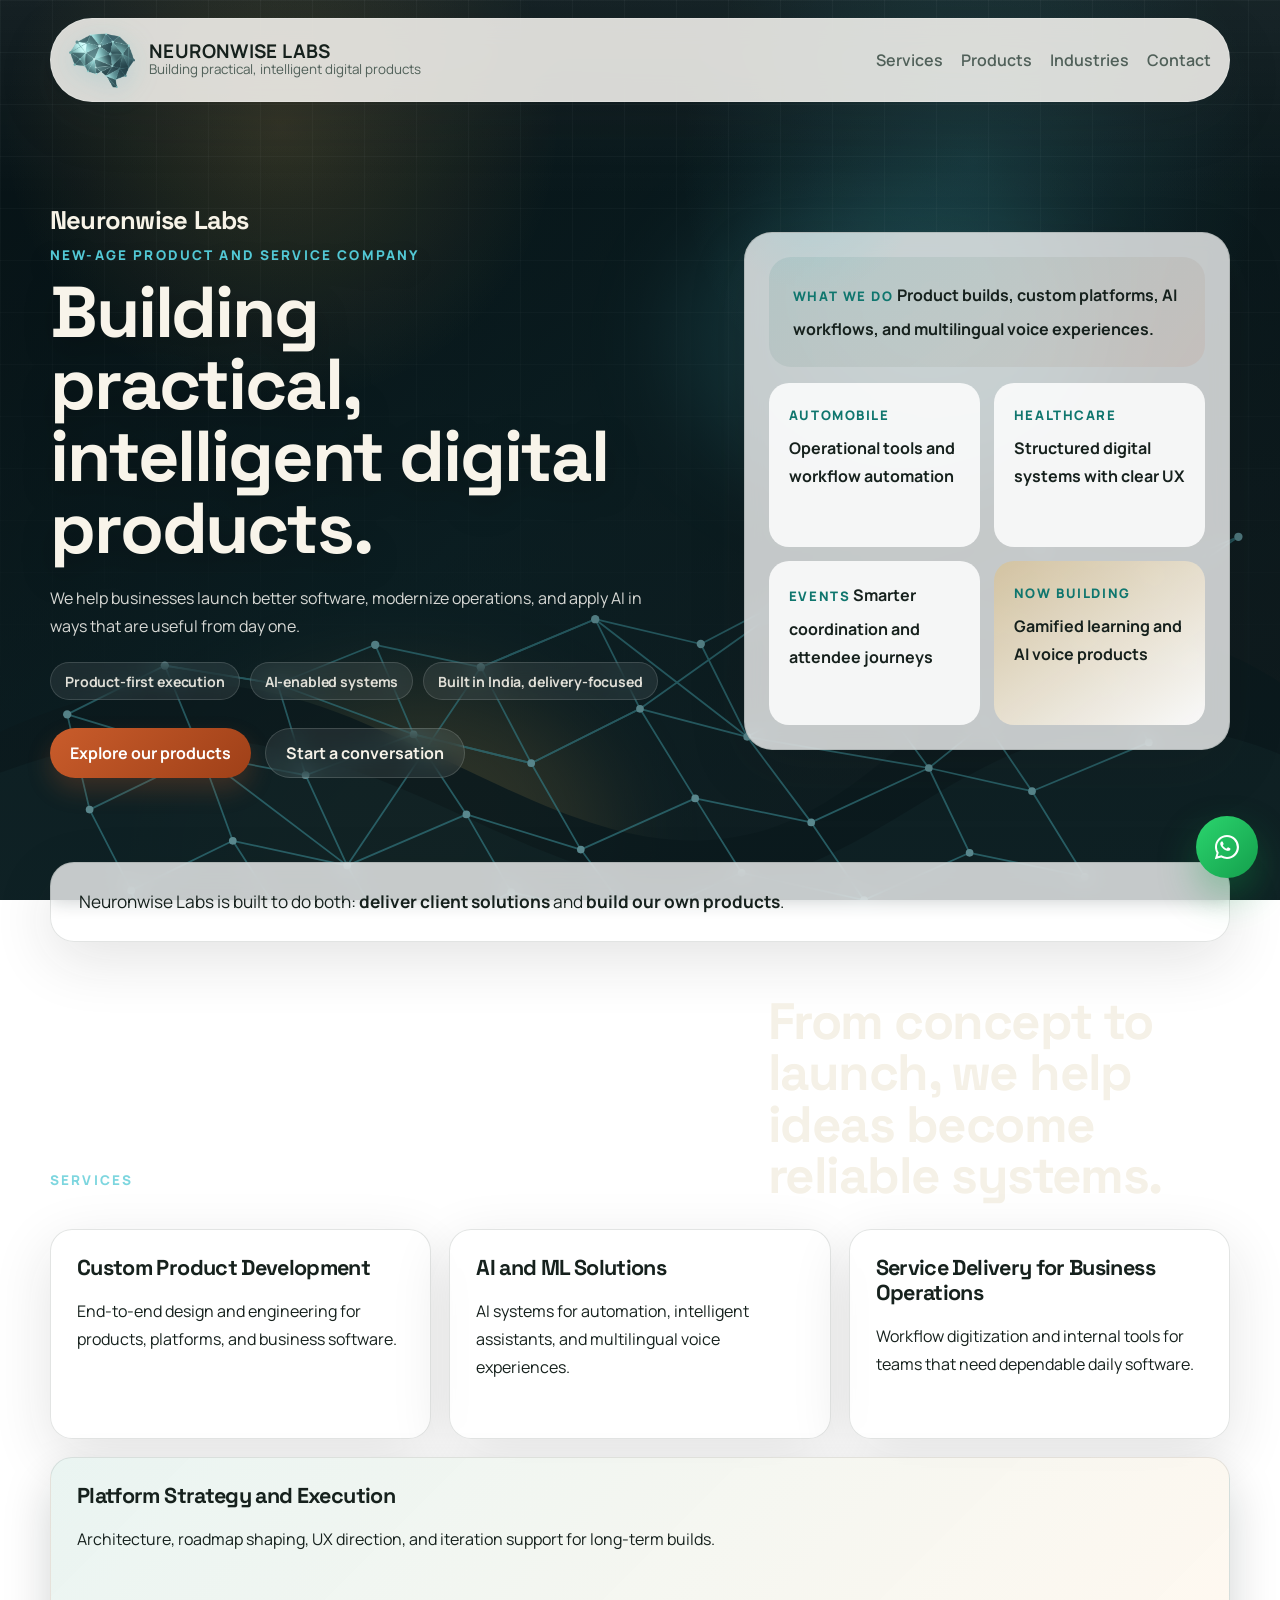
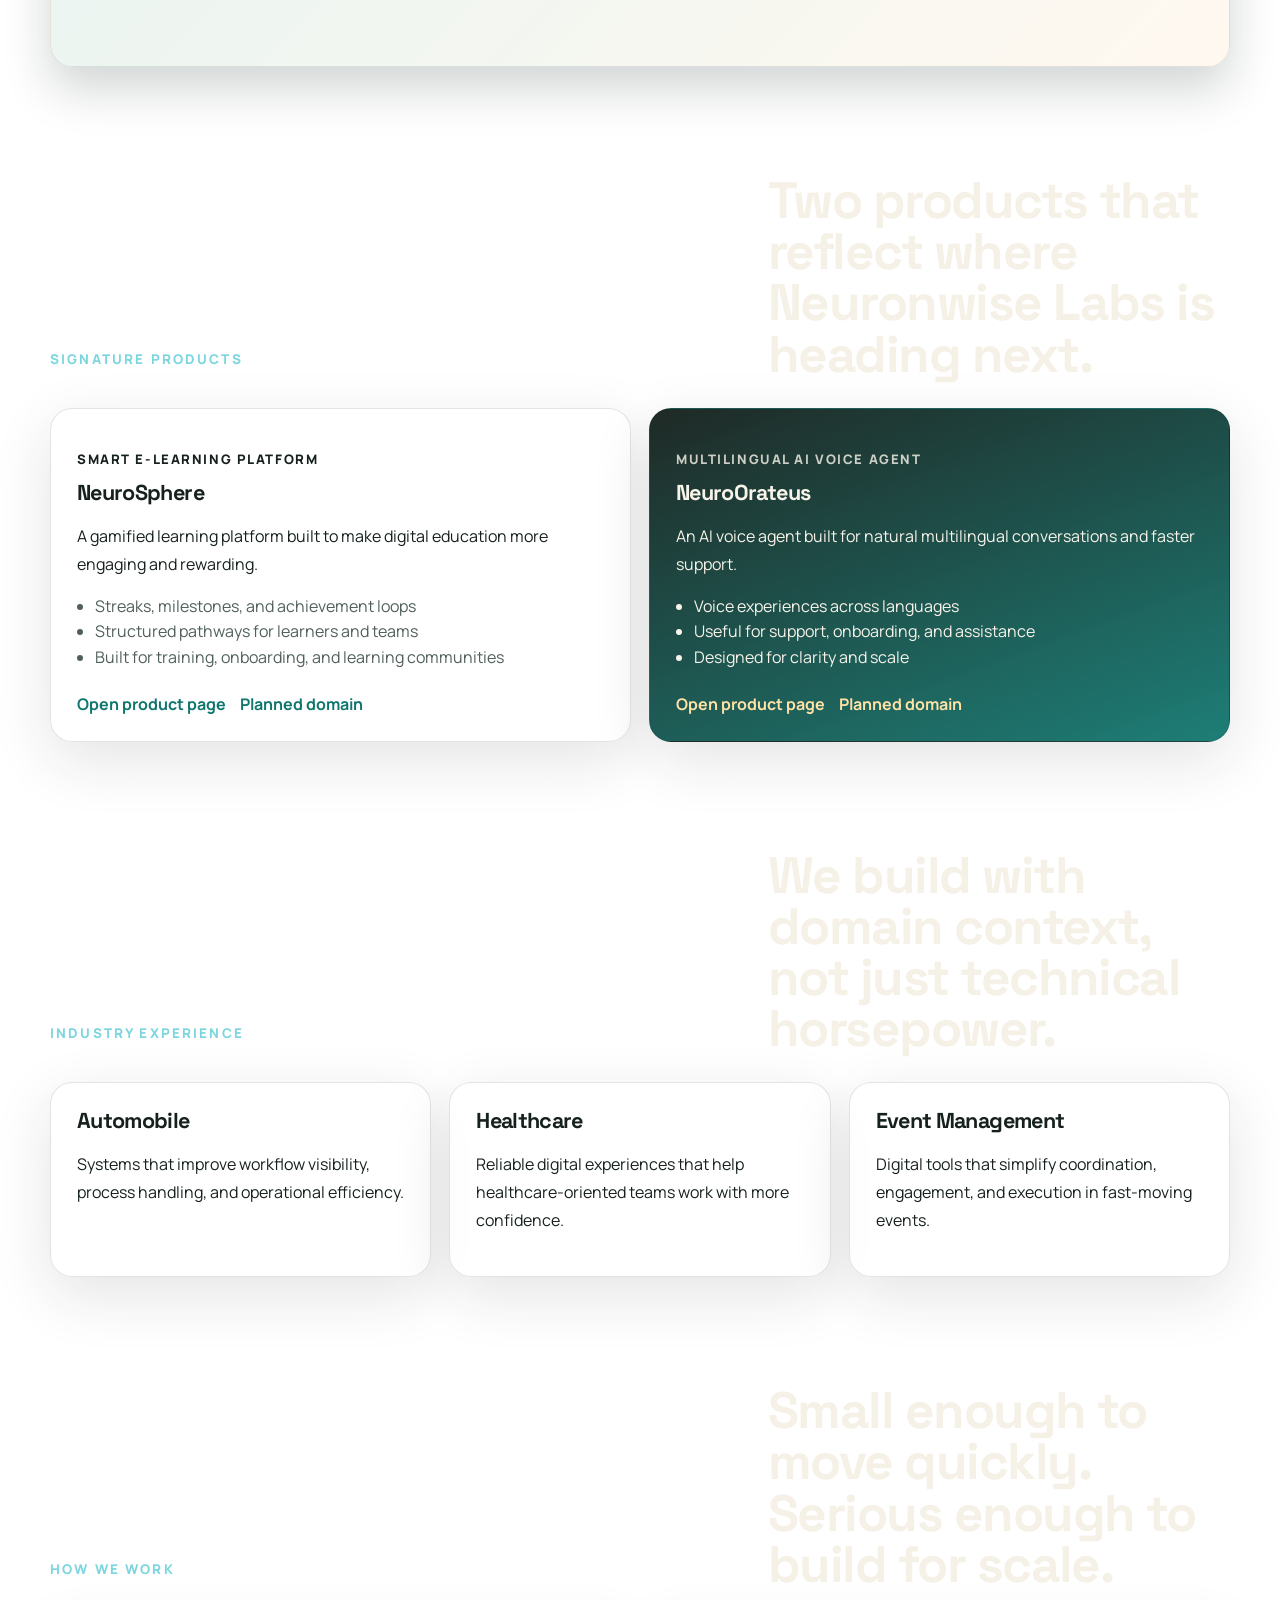
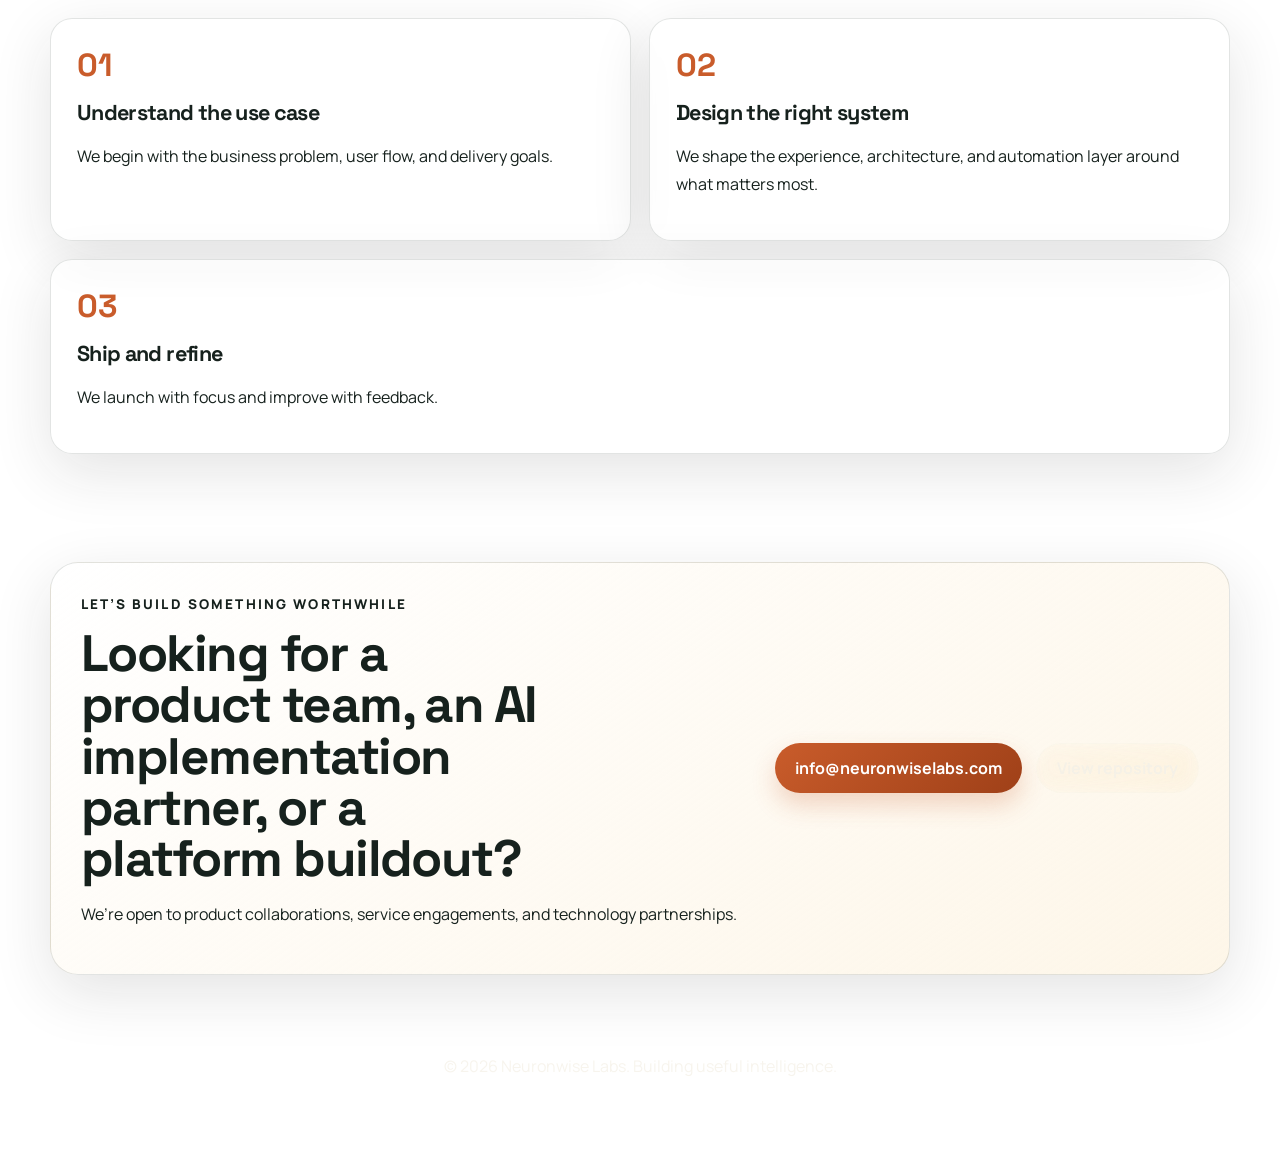
<file: index.html>
<!DOCTYPE html>
<html lang="en">
  <head>
    <meta charset="UTF-8" />
    <meta name="viewport" content="width=device-width, initial-scale=1.0" />
    <title>Neuronwise Labs | Intelligent Products, Practical AI</title>
    <meta
      name="description"
      content="Neuronwise Labs builds practical digital products, intelligent automation, and AI-powered experiences across automobile, healthcare, event management, and e-learning."
    />
    <link rel="preconnect" href="https://fonts.googleapis.com" />
    <link rel="preconnect" href="https://fonts.gstatic.com" crossorigin />
    <link
      href="https://fonts.googleapis.com/css2?family=Manrope:wght@400;500;600;700;800&family=Space+Grotesk:wght@500;700&display=swap"
      rel="stylesheet"
    />
    <link rel="stylesheet" href="styles.css" />
  </head>
  <body>
    <div class="page-shell">
      <header class="site-header">
        <a class="brand" href="#top" aria-label="Neuronwise Labs home">
          <span class="brand-mark" aria-hidden="true">
            <img src="assets/neuronwise-logo-real.png" alt="" />
          </span>
          <span class="brand-text">
            <strong>NEURONWISE LABS</strong>
            <small>Building practical, intelligent digital products</small>
          </span>
        </a>
        <nav class="nav">
          <a href="#services">Services</a>
          <a href="#products">Products</a>
          <a href="#industries">Industries</a>
          <a href="#contact">Contact</a>
        </nav>
      </header>

      <main id="top">
        <section class="hero section" data-reveal>
          <div class="hero-copy" data-reveal>
            <p class="hero-brand">Neuronwise Labs</p>
            <p class="eyebrow">New-age product and service company</p>
            <h1>Building practical, intelligent digital products.</h1>
            <p class="lead">
              We help businesses launch better software, modernize operations, and apply AI in ways that are useful from day one.
            </p>
            <div class="hero-signals" data-reveal>
              <span>Product-first execution</span>
              <span>AI-enabled systems</span>
              <span>Built in India, delivery-focused</span>
            </div>
            <div class="hero-actions">
              <a class="button primary" href="#products">Explore our products</a>
              <a class="button secondary" href="#contact">Start a conversation</a>
            </div>
          </div>

          <div class="hero-panel" data-reveal>
            <div class="hero-card hero-card-main">
              <span>What we do</span>
              <strong>Product builds, custom platforms, AI workflows, and multilingual voice experiences.</strong>
            </div>
            <div class="hero-grid">
              <article class="mini-card">
                <span>Automobile</span>
                <strong>Operational tools and workflow automation</strong>
              </article>
              <article class="mini-card">
                <span>Healthcare</span>
                <strong>Structured digital systems with clear UX</strong>
              </article>
              <article class="mini-card">
                <span>Events</span>
                <strong>Smarter coordination and attendee journeys</strong>
              </article>
              <article class="mini-card accent">
                <span>Now building</span>
                <strong>Gamified learning and AI voice products</strong>
              </article>
            </div>
          </div>
        </section>

        <section class="section intro-band" data-reveal>
          <p>
            Neuronwise Labs is built to do both:
            <strong>deliver client solutions</strong> and <strong>build our own products</strong>.
          </p>
        </section>

        <section class="section" id="services" data-reveal>
          <div class="section-heading" data-reveal>
            <p class="eyebrow">Services</p>
            <h2>From concept to launch, we help ideas become reliable systems.</h2>
          </div>
          <div class="service-grid">
            <article class="service-card" data-reveal>
              <h3>Custom Product Development</h3>
              <p>
                End-to-end design and engineering for products, platforms, and business software.
              </p>
            </article>
            <article class="service-card" data-reveal>
              <h3>AI and ML Solutions</h3>
              <p>
                AI systems for automation, intelligent assistants, and multilingual voice experiences.
              </p>
            </article>
            <article class="service-card" data-reveal>
              <h3>Service Delivery for Business Operations</h3>
              <p>
                Workflow digitization and internal tools for teams that need dependable daily software.
              </p>
            </article>
            <article class="service-card" data-reveal>
              <h3>Platform Strategy and Execution</h3>
              <p>
                Architecture, roadmap shaping, UX direction, and iteration support for long-term builds.
              </p>
            </article>
          </div>
        </section>

        <section class="section" id="products" data-reveal>
          <div class="section-heading" data-reveal>
            <p class="eyebrow">Signature products</p>
            <h2>Two products that reflect where Neuronwise Labs is heading next.</h2>
          </div>
          <div class="product-grid">
            <article class="product-card" data-reveal>
              <p class="product-type">Smart e-learning platform</p>
              <h3>NeuroSphere</h3>
              <p>
                A gamified learning platform built to make digital education more engaging and rewarding.
              </p>
              <ul>
                <li>Streaks, milestones, and achievement loops</li>
                <li>Structured pathways for learners and teams</li>
                <li>Built for training, onboarding, and learning communities</li>
              </ul>
              <div class="product-links">
                <a href="products/neurosphere.html">Open product page</a>
                <a href="https://neurosphere.com" target="_blank" rel="noreferrer">Planned domain</a>
              </div>
            </article>

            <article class="product-card featured" data-reveal>
              <p class="product-type">Multilingual AI voice agent</p>
              <h3>NeuroOrateus</h3>
              <p>
                An AI voice agent built for natural multilingual conversations and faster support.
              </p>
              <ul>
                <li>Voice experiences across languages</li>
                <li>Useful for support, onboarding, and assistance</li>
                <li>Designed for clarity and scale</li>
              </ul>
              <div class="product-links">
                <a href="products/neuroorateus.html">Open product page</a>
                <a href="https://neuroorateus.com" target="_blank" rel="noreferrer">Planned domain</a>
              </div>
            </article>
          </div>
        </section>

        <section class="section" id="industries" data-reveal>
          <div class="section-heading" data-reveal>
            <p class="eyebrow">Industry experience</p>
            <h2>We build with domain context, not just technical horsepower.</h2>
          </div>
          <div class="industry-grid">
            <article class="industry-card" data-reveal>
              <h3>Automobile</h3>
              <p>
                Systems that improve workflow visibility, process handling, and operational efficiency.
              </p>
            </article>
            <article class="industry-card" data-reveal>
              <h3>Healthcare</h3>
              <p>
                Reliable digital experiences that help healthcare-oriented teams work with more confidence.
              </p>
            </article>
            <article class="industry-card" data-reveal>
              <h3>Event Management</h3>
              <p>
                Digital tools that simplify coordination, engagement, and execution in fast-moving events.
              </p>
            </article>
          </div>
        </section>

        <section class="section process" data-reveal>
          <div class="section-heading" data-reveal>
            <p class="eyebrow">How we work</p>
            <h2>Small enough to move quickly. Serious enough to build for scale.</h2>
          </div>
          <div class="timeline">
            <article data-reveal>
              <span>01</span>
              <h3>Understand the use case</h3>
              <p>We begin with the business problem, user flow, and delivery goals.</p>
            </article>
            <article data-reveal>
              <span>02</span>
              <h3>Design the right system</h3>
              <p>We shape the experience, architecture, and automation layer around what matters most.</p>
            </article>
            <article data-reveal>
              <span>03</span>
              <h3>Ship and refine</h3>
              <p>We launch with focus and improve with feedback.</p>
            </article>
          </div>
        </section>

        <section class="section contact-section" id="contact" data-reveal>
          <div class="contact-card" data-reveal>
            <div>
              <p class="eyebrow">Let’s build something worthwhile</p>
              <h2>Looking for a product team, an AI implementation partner, or a platform buildout?</h2>
              <p>
                We’re open to product collaborations, service engagements, and technology partnerships.
              </p>
            </div>
            <div class="contact-actions">
              <a class="button primary" href="mailto:info@neuronwiselabs.com">info@neuronwiselabs.com</a>
              <a class="button tertiary" href="https://github.com/GautamGripen/Neuronwiselabs-Website" target="_blank" rel="noreferrer">
                View repository
              </a>
            </div>
          </div>
        </section>
      </main>

      <footer class="site-footer">
        <p>© <span id="year"></span> Neuronwise Labs. Building useful intelligence.</p>
      </footer>
    </div>

    <a
      class="whatsapp-float"
      href="https://wa.me/919620417344?text=Thanks%20much%20for%20reaching%20out%20to%20NEURONWISE%20LABS%2C%20how%20can%20we%20help%20you%3F"
      target="_blank"
      rel="noreferrer"
      aria-label="Chat with Neuronwise Labs on WhatsApp"
    >
      <svg viewBox="0 0 32 32" aria-hidden="true">
        <path
          d="M19.11 17.23c-.27-.13-1.58-.78-1.82-.87-.24-.09-.42-.13-.6.14-.18.27-.69.87-.85 1.05-.16.18-.31.2-.58.07-.27-.13-1.14-.42-2.17-1.34-.8-.71-1.34-1.6-1.49-1.87-.16-.27-.02-.41.11-.54.11-.11.27-.29.4-.43.13-.14.18-.25.27-.42.09-.18.04-.33-.02-.47-.07-.13-.6-1.45-.82-1.99-.22-.52-.44-.45-.6-.46h-.51c-.18 0-.47.07-.71.33-.24.27-.93.91-.93 2.22s.96 2.57 1.09 2.75c.13.18 1.89 2.89 4.57 4.05.64.28 1.14.45 1.53.58.64.2 1.23.17 1.69.1.52-.08 1.58-.64 1.8-1.26.22-.62.22-1.15.16-1.26-.07-.11-.24-.18-.51-.31Z"
          fill="currentColor"
        />
        <path
          d="M16 3.2C8.93 3.2 3.2 8.93 3.2 16c0 2.25.59 4.46 1.7 6.41L3 29l6.77-1.78A12.75 12.75 0 0 0 16 28.8c7.07 0 12.8-5.73 12.8-12.8S23.07 3.2 16 3.2Zm0 23.38c-1.93 0-3.82-.52-5.47-1.51l-.39-.23-4.02 1.06 1.07-3.92-.25-.4a10.54 10.54 0 0 1-1.63-5.58c0-5.83 4.75-10.58 10.58-10.58 2.83 0 5.49 1.1 7.49 3.1a10.52 10.52 0 0 1 3.09 7.49c0 5.84-4.75 10.58-10.47 10.58Z"
          fill="currentColor"
        />
      </svg>
    </a>

    <script src="script.js"></script>
  </body>
</html>
</file>
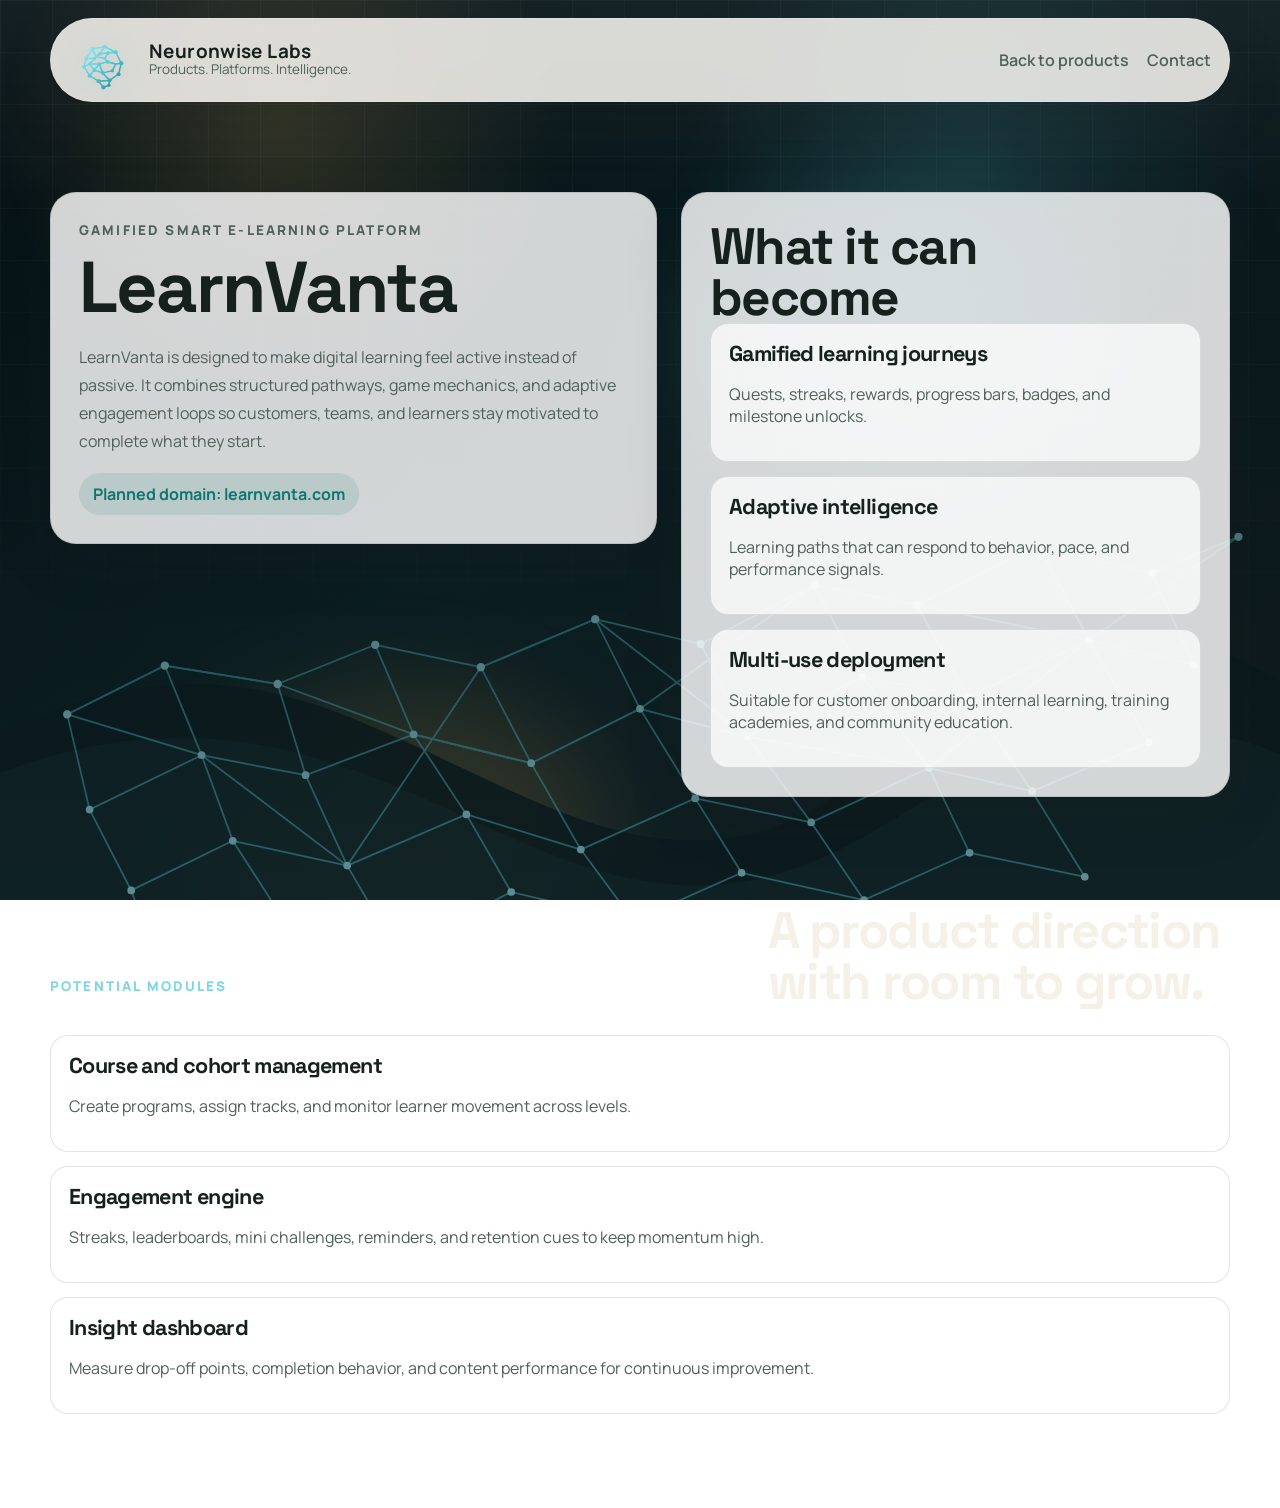
<file: products/learnvanta.html>
<!DOCTYPE html>
<html lang="en">
  <head>
    <meta charset="UTF-8" />
    <meta name="viewport" content="width=device-width, initial-scale=1.0" />
    <title>LearnVanta | Neuronwise Labs</title>
    <meta
      name="description"
      content="LearnVanta is Neuronwise Labs' gamified e-learning platform concept for engaging, intelligent customer and workforce education."
    />
    <link rel="preconnect" href="https://fonts.googleapis.com" />
    <link rel="preconnect" href="https://fonts.gstatic.com" crossorigin />
    <link
      href="https://fonts.googleapis.com/css2?family=Manrope:wght@400;500;600;700;800&family=Space+Grotesk:wght@500;700&display=swap"
      rel="stylesheet"
    />
    <link rel="stylesheet" href="../styles.css" />
  </head>
  <body class="product-page">
    <div class="page-shell">
      <header class="site-header">
        <a class="brand" href="../index.html">
          <span class="brand-mark" aria-hidden="true">
            <img src="../assets/neuronwise-logo-mark.svg" alt="" />
          </span>
          <span class="brand-text">
            <strong>Neuronwise Labs</strong>
            <small>Products. Platforms. Intelligence.</small>
          </span>
        </a>
        <nav class="nav">
          <a href="../index.html#products">Back to products</a>
          <a href="../index.html#contact">Contact</a>
        </nav>
      </header>

      <main>
        <section class="section product-hero">
          <div class="product-hero-card">
            <p class="eyebrow">Gamified smart e-learning platform</p>
            <h1>LearnVanta</h1>
            <p class="lead">
              LearnVanta is designed to make digital learning feel active instead of passive.
              It combines structured pathways, game mechanics, and adaptive engagement loops
              so customers, teams, and learners stay motivated to complete what they start.
            </p>
            <span class="domain-chip">Planned domain: learnvanta.com</span>
          </div>

          <div class="detail-card">
            <h2>What it can become</h2>
            <div class="detail-list">
              <article>
                <h3>Gamified learning journeys</h3>
                <p>Quests, streaks, rewards, progress bars, badges, and milestone unlocks.</p>
              </article>
              <article>
                <h3>Adaptive intelligence</h3>
                <p>Learning paths that can respond to behavior, pace, and performance signals.</p>
              </article>
              <article>
                <h3>Multi-use deployment</h3>
                <p>Suitable for customer onboarding, internal learning, training academies, and community education.</p>
              </article>
            </div>
          </div>
        </section>

        <section class="section">
          <div class="section-heading">
            <p class="eyebrow">Potential modules</p>
            <h2>A product direction with room to grow.</h2>
          </div>
          <div class="feature-list">
            <article>
              <h3>Course and cohort management</h3>
              <p>Create programs, assign tracks, and monitor learner movement across levels.</p>
            </article>
            <article>
              <h3>Engagement engine</h3>
              <p>Streaks, leaderboards, mini challenges, reminders, and retention cues to keep momentum high.</p>
            </article>
            <article>
              <h3>Insight dashboard</h3>
              <p>Measure drop-off points, completion behavior, and content performance for continuous improvement.</p>
            </article>
          </div>
        </section>
      </main>
    </div>
  </body>
</html>
</file>
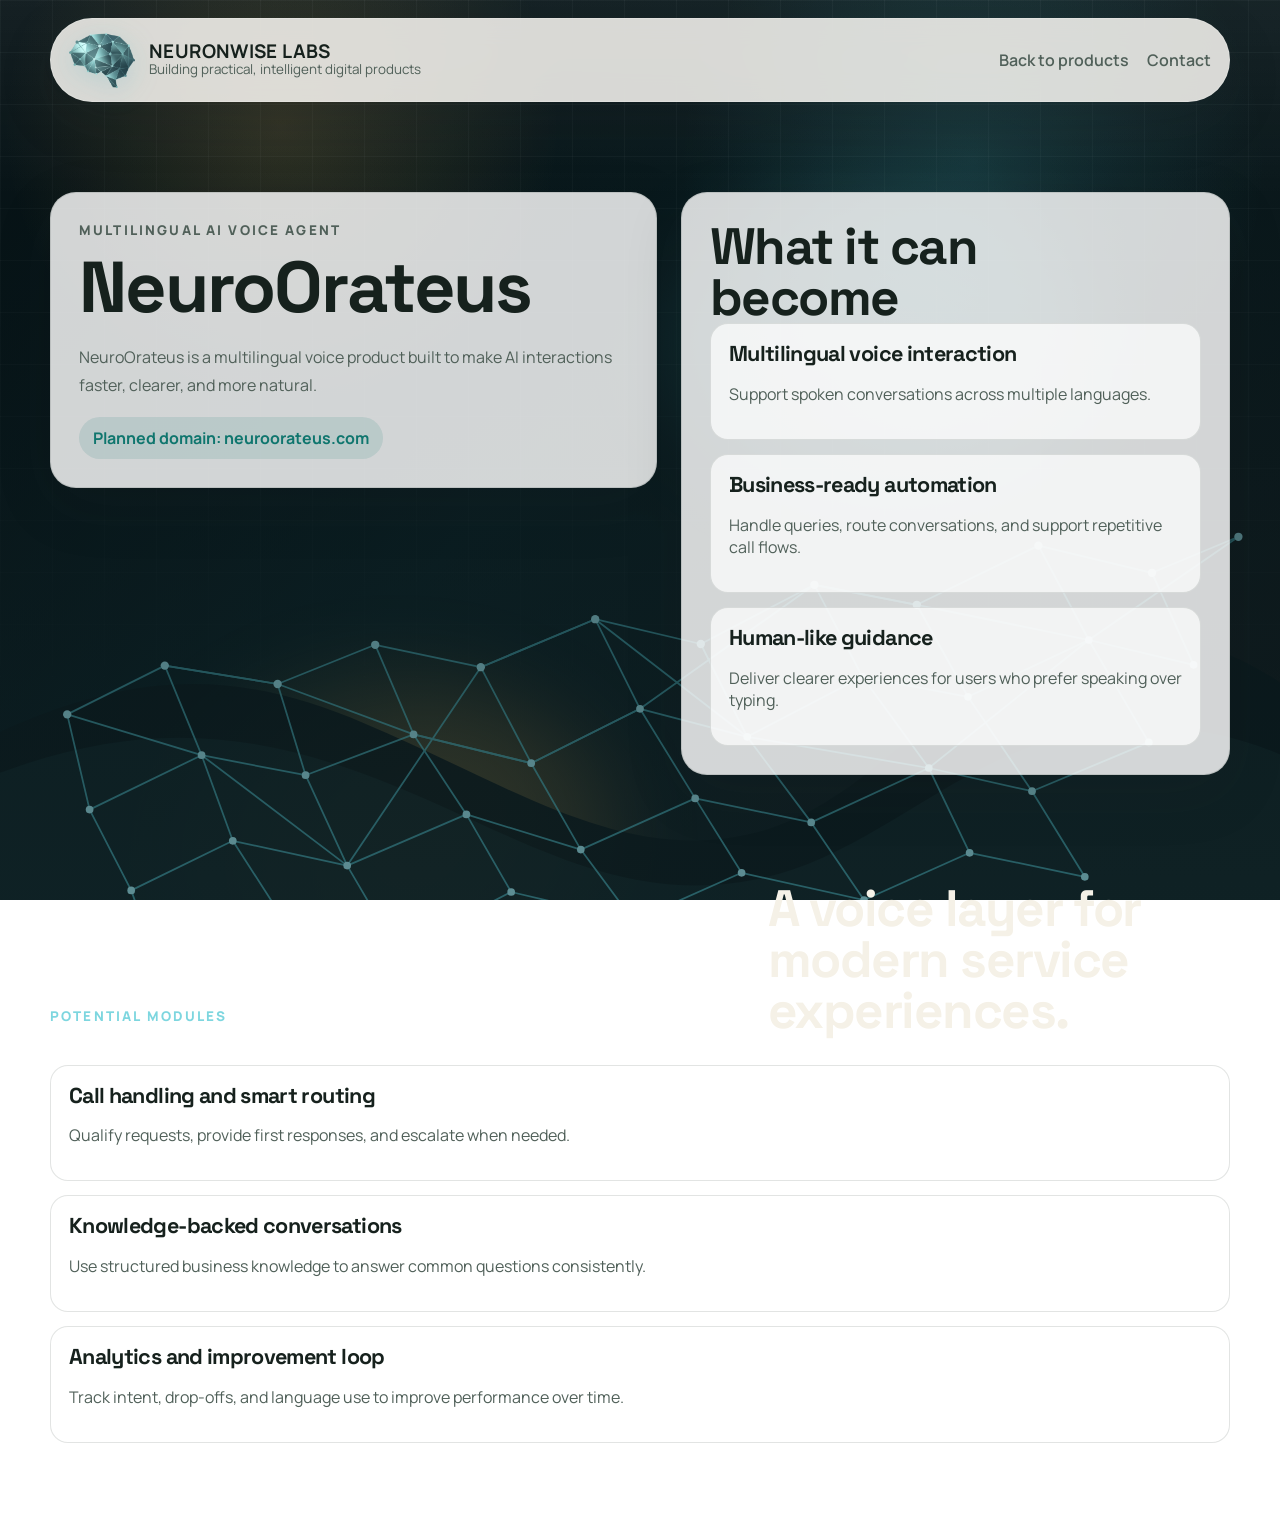
<file: products/neuroorateus.html>
<!DOCTYPE html>
<html lang="en">
  <head>
    <meta charset="UTF-8" />
    <meta name="viewport" content="width=device-width, initial-scale=1.0" />
    <title>NeuroOrateus | Neuronwise Labs</title>
    <meta
      name="description"
      content="NeuroOrateus is Neuronwise Labs' multilingual AI voice agent concept for natural conversational support and automation."
    />
    <link rel="preconnect" href="https://fonts.googleapis.com" />
    <link rel="preconnect" href="https://fonts.gstatic.com" crossorigin />
    <link
      href="https://fonts.googleapis.com/css2?family=Manrope:wght@400;500;600;700;800&family=Space+Grotesk:wght@500;700&display=swap"
      rel="stylesheet"
    />
    <link rel="stylesheet" href="../styles.css" />
  </head>
  <body class="product-page">
    <div class="page-shell">
      <header class="site-header">
        <a class="brand" href="../index.html">
          <span class="brand-mark" aria-hidden="true">
            <img src="../assets/neuronwise-logo-real.png" alt="" />
          </span>
          <span class="brand-text">
            <strong>NEURONWISE LABS</strong>
            <small>Building practical, intelligent digital products</small>
          </span>
        </a>
        <nav class="nav">
          <a href="../index.html#products">Back to products</a>
          <a href="../index.html#contact">Contact</a>
        </nav>
      </header>

      <main>
        <section class="section product-hero">
          <div class="product-hero-card">
            <p class="eyebrow">Multilingual AI voice agent</p>
            <h1>NeuroOrateus</h1>
            <p class="lead">
              NeuroOrateus is a multilingual voice product built to make AI interactions faster, clearer, and more natural.
            </p>
            <span class="domain-chip">Planned domain: neuroorateus.com</span>
          </div>

          <div class="detail-card">
            <h2>What it can become</h2>
            <div class="detail-list">
              <article>
                <h3>Multilingual voice interaction</h3>
                <p>Support spoken conversations across multiple languages.</p>
              </article>
              <article>
                <h3>Business-ready automation</h3>
                <p>Handle queries, route conversations, and support repetitive call flows.</p>
              </article>
              <article>
                <h3>Human-like guidance</h3>
                <p>Deliver clearer experiences for users who prefer speaking over typing.</p>
              </article>
            </div>
          </div>
        </section>

        <section class="section">
          <div class="section-heading">
            <p class="eyebrow">Potential modules</p>
            <h2>A voice layer for modern service experiences.</h2>
          </div>
          <div class="feature-list">
            <article>
              <h3>Call handling and smart routing</h3>
              <p>Qualify requests, provide first responses, and escalate when needed.</p>
            </article>
            <article>
              <h3>Knowledge-backed conversations</h3>
              <p>Use structured business knowledge to answer common questions consistently.</p>
            </article>
            <article>
              <h3>Analytics and improvement loop</h3>
              <p>Track intent, drop-offs, and language use to improve performance over time.</p>
            </article>
          </div>
        </section>
      </main>
    </div>
  </body>
</html>
</file>
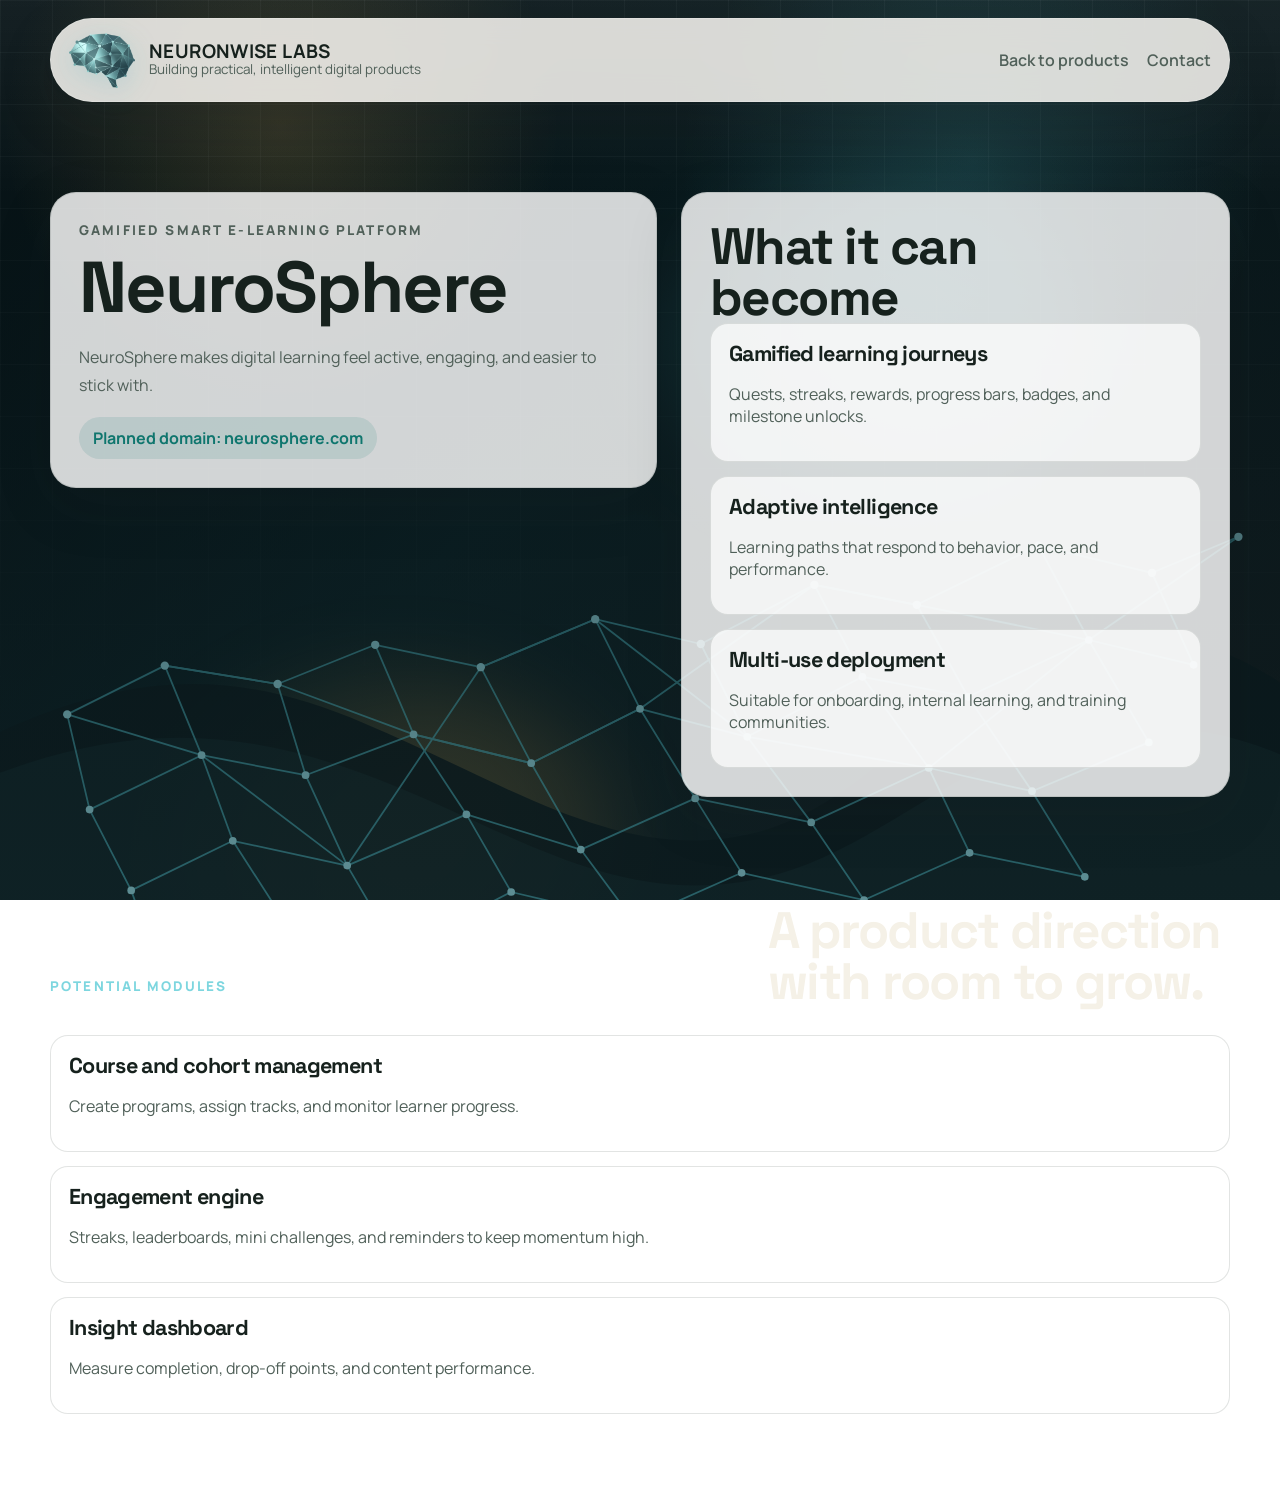
<file: products/neurosphere.html>
<!DOCTYPE html>
<html lang="en">
  <head>
    <meta charset="UTF-8" />
    <meta name="viewport" content="width=device-width, initial-scale=1.0" />
    <title>NeuroSphere | Neuronwise Labs</title>
    <meta
      name="description"
      content="NeuroSphere is Neuronwise Labs' gamified e-learning platform concept for engaging, intelligent customer and workforce education."
    />
    <link rel="preconnect" href="https://fonts.googleapis.com" />
    <link rel="preconnect" href="https://fonts.gstatic.com" crossorigin />
    <link
      href="https://fonts.googleapis.com/css2?family=Manrope:wght@400;500;600;700;800&family=Space+Grotesk:wght@500;700&display=swap"
      rel="stylesheet"
    />
    <link rel="stylesheet" href="../styles.css" />
  </head>
  <body class="product-page">
    <div class="page-shell">
      <header class="site-header">
        <a class="brand" href="../index.html">
          <span class="brand-mark" aria-hidden="true">
            <img src="../assets/neuronwise-logo-real.png" alt="" />
          </span>
          <span class="brand-text">
            <strong>NEURONWISE LABS</strong>
            <small>Building practical, intelligent digital products</small>
          </span>
        </a>
        <nav class="nav">
          <a href="../index.html#products">Back to products</a>
          <a href="../index.html#contact">Contact</a>
        </nav>
      </header>

      <main>
        <section class="section product-hero">
          <div class="product-hero-card">
            <p class="eyebrow">Gamified smart e-learning platform</p>
            <h1>NeuroSphere</h1>
            <p class="lead">
              NeuroSphere makes digital learning feel active, engaging, and easier to stick with.
            </p>
            <span class="domain-chip">Planned domain: neurosphere.com</span>
          </div>

          <div class="detail-card">
            <h2>What it can become</h2>
            <div class="detail-list">
              <article>
                <h3>Gamified learning journeys</h3>
                <p>Quests, streaks, rewards, progress bars, badges, and milestone unlocks.</p>
              </article>
              <article>
                <h3>Adaptive intelligence</h3>
                <p>Learning paths that respond to behavior, pace, and performance.</p>
              </article>
              <article>
                <h3>Multi-use deployment</h3>
                <p>Suitable for onboarding, internal learning, and training communities.</p>
              </article>
            </div>
          </div>
        </section>

        <section class="section">
          <div class="section-heading">
            <p class="eyebrow">Potential modules</p>
            <h2>A product direction with room to grow.</h2>
          </div>
          <div class="feature-list">
            <article>
              <h3>Course and cohort management</h3>
              <p>Create programs, assign tracks, and monitor learner progress.</p>
            </article>
            <article>
              <h3>Engagement engine</h3>
              <p>Streaks, leaderboards, mini challenges, and reminders to keep momentum high.</p>
            </article>
            <article>
              <h3>Insight dashboard</h3>
              <p>Measure completion, drop-off points, and content performance.</p>
            </article>
          </div>
        </section>
      </main>
    </div>
  </body>
</html>
</file>
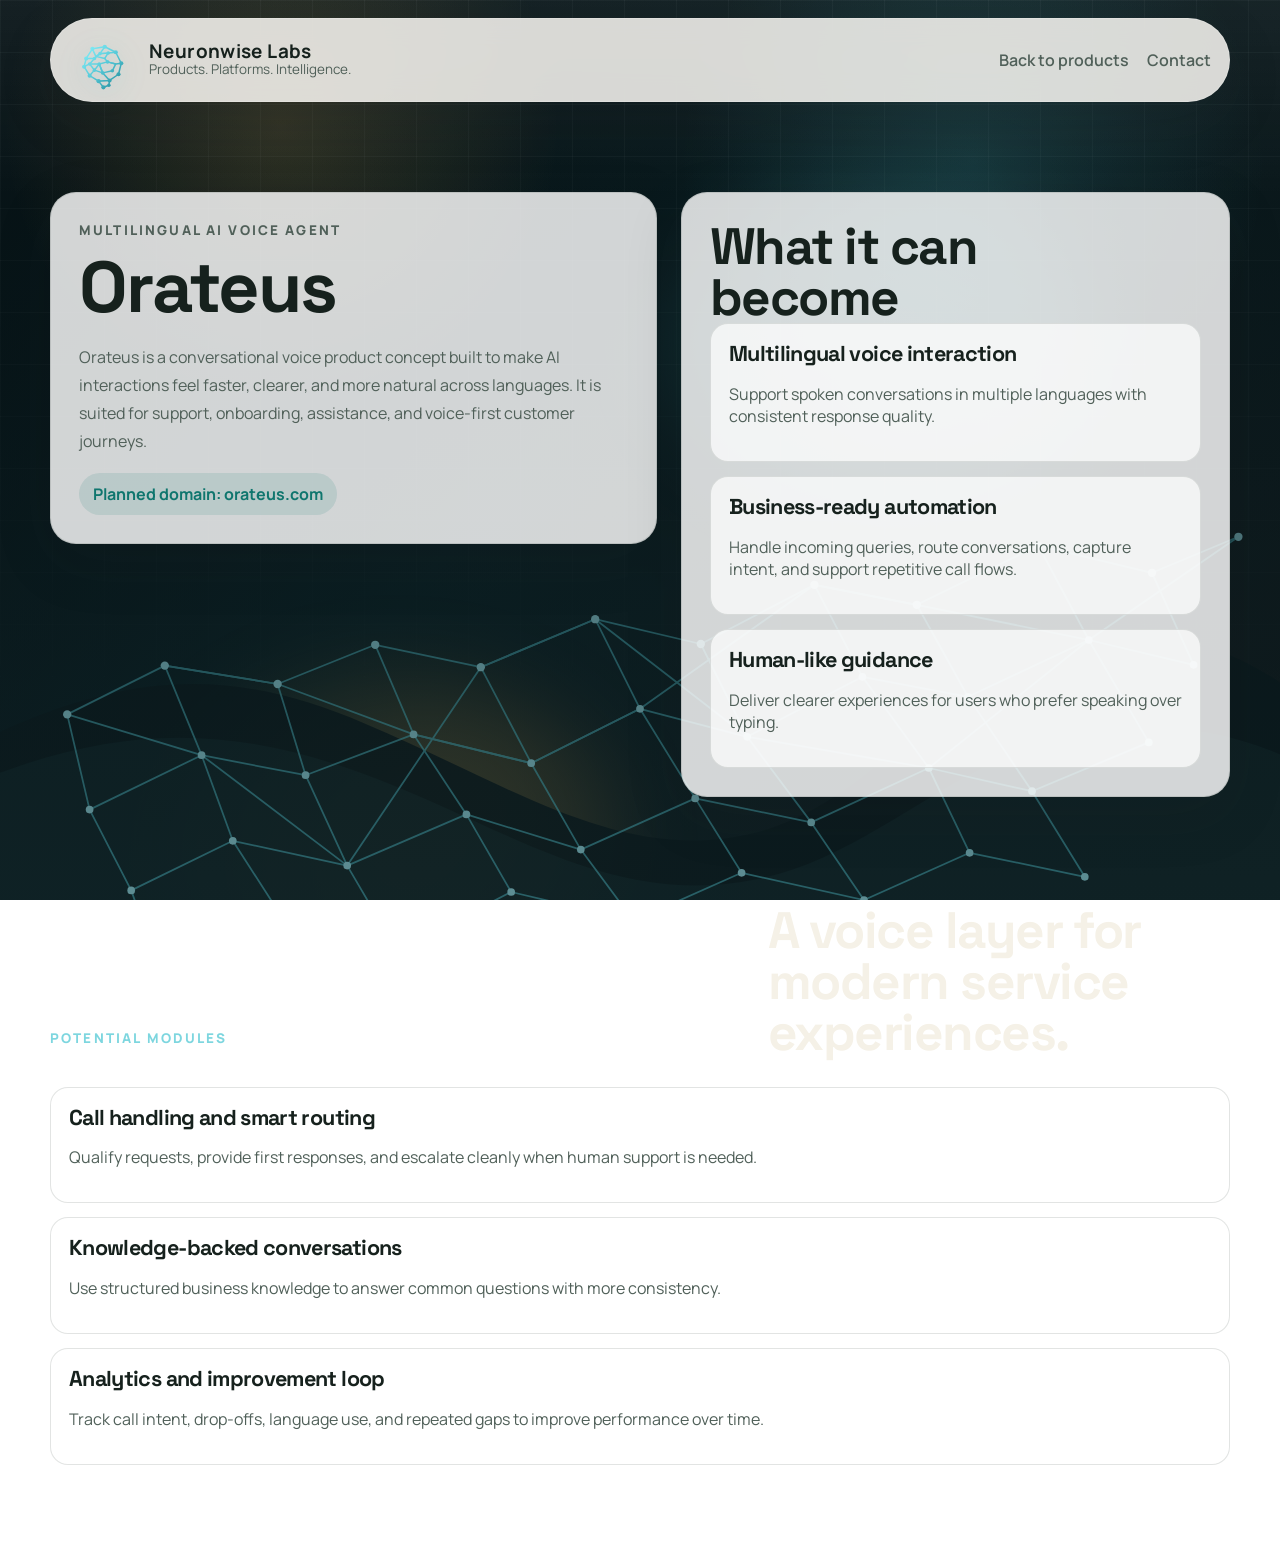
<file: products/orateus.html>
<!DOCTYPE html>
<html lang="en">
  <head>
    <meta charset="UTF-8" />
    <meta name="viewport" content="width=device-width, initial-scale=1.0" />
    <title>Orateus | Neuronwise Labs</title>
    <meta
      name="description"
      content="Orateus is Neuronwise Labs' multilingual AI voice agent concept for natural conversational support and automation."
    />
    <link rel="preconnect" href="https://fonts.googleapis.com" />
    <link rel="preconnect" href="https://fonts.gstatic.com" crossorigin />
    <link
      href="https://fonts.googleapis.com/css2?family=Manrope:wght@400;500;600;700;800&family=Space+Grotesk:wght@500;700&display=swap"
      rel="stylesheet"
    />
    <link rel="stylesheet" href="../styles.css" />
  </head>
  <body class="product-page">
    <div class="page-shell">
      <header class="site-header">
        <a class="brand" href="../index.html">
          <span class="brand-mark" aria-hidden="true">
            <img src="../assets/neuronwise-logo-mark.svg" alt="" />
          </span>
          <span class="brand-text">
            <strong>Neuronwise Labs</strong>
            <small>Products. Platforms. Intelligence.</small>
          </span>
        </a>
        <nav class="nav">
          <a href="../index.html#products">Back to products</a>
          <a href="../index.html#contact">Contact</a>
        </nav>
      </header>

      <main>
        <section class="section product-hero">
          <div class="product-hero-card">
            <p class="eyebrow">Multilingual AI voice agent</p>
            <h1>Orateus</h1>
            <p class="lead">
              Orateus is a conversational voice product concept built to make AI interactions
              feel faster, clearer, and more natural across languages. It is suited for support,
              onboarding, assistance, and voice-first customer journeys.
            </p>
            <span class="domain-chip">Planned domain: orateus.com</span>
          </div>

          <div class="detail-card">
            <h2>What it can become</h2>
            <div class="detail-list">
              <article>
                <h3>Multilingual voice interaction</h3>
                <p>Support spoken conversations in multiple languages with consistent response quality.</p>
              </article>
              <article>
                <h3>Business-ready automation</h3>
                <p>Handle incoming queries, route conversations, capture intent, and support repetitive call flows.</p>
              </article>
              <article>
                <h3>Human-like guidance</h3>
                <p>Deliver clearer experiences for users who prefer speaking over typing.</p>
              </article>
            </div>
          </div>
        </section>

        <section class="section">
          <div class="section-heading">
            <p class="eyebrow">Potential modules</p>
            <h2>A voice layer for modern service experiences.</h2>
          </div>
          <div class="feature-list">
            <article>
              <h3>Call handling and smart routing</h3>
              <p>Qualify requests, provide first responses, and escalate cleanly when human support is needed.</p>
            </article>
            <article>
              <h3>Knowledge-backed conversations</h3>
              <p>Use structured business knowledge to answer common questions with more consistency.</p>
            </article>
            <article>
              <h3>Analytics and improvement loop</h3>
              <p>Track call intent, drop-offs, language use, and repeated gaps to improve performance over time.</p>
            </article>
          </div>
        </section>
      </main>
    </div>
  </body>
</html>
</file>
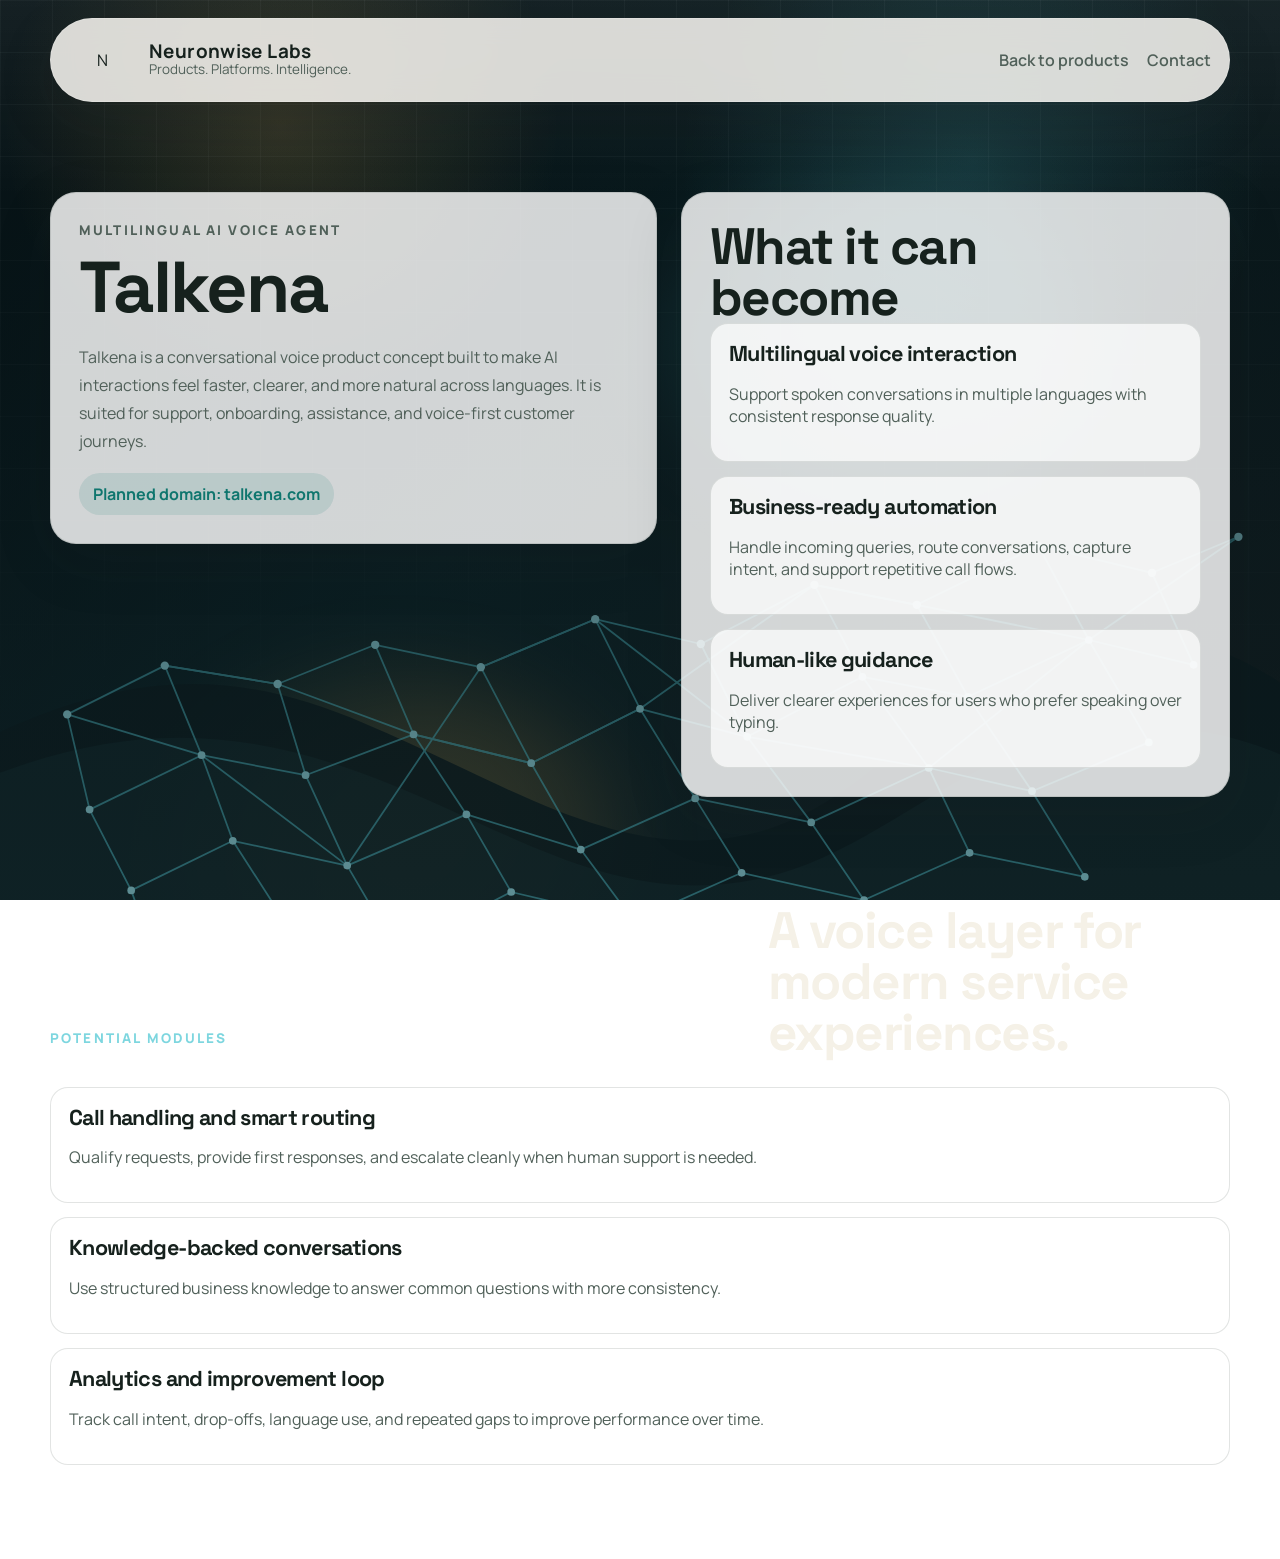
<file: products/talkena.html>
<!DOCTYPE html>
<html lang="en">
  <head>
    <meta charset="UTF-8" />
    <meta name="viewport" content="width=device-width, initial-scale=1.0" />
    <title>Talkena | Neuronwise Labs</title>
    <meta
      name="description"
      content="Talkena is Neuronwise Labs' multilingual AI voice agent concept for natural conversational support and automation."
    />
    <link rel="preconnect" href="https://fonts.googleapis.com" />
    <link rel="preconnect" href="https://fonts.gstatic.com" crossorigin />
    <link
      href="https://fonts.googleapis.com/css2?family=Manrope:wght@400;500;600;700;800&family=Space+Grotesk:wght@500;700&display=swap"
      rel="stylesheet"
    />
    <link rel="stylesheet" href="../styles.css" />
  </head>
  <body class="product-page">
    <div class="page-shell">
      <header class="site-header">
        <a class="brand" href="../index.html">
          <span class="brand-mark">N</span>
          <span class="brand-text">
            <strong>Neuronwise Labs</strong>
            <small>Products. Platforms. Intelligence.</small>
          </span>
        </a>
        <nav class="nav">
          <a href="../index.html#products">Back to products</a>
          <a href="../index.html#contact">Contact</a>
        </nav>
      </header>

      <main>
        <section class="section product-hero">
          <div class="product-hero-card">
            <p class="eyebrow">Multilingual AI voice agent</p>
            <h1>Talkena</h1>
            <p class="lead">
              Talkena is a conversational voice product concept built to make AI interactions
              feel faster, clearer, and more natural across languages. It is suited for support,
              onboarding, assistance, and voice-first customer journeys.
            </p>
            <span class="domain-chip">Planned domain: talkena.com</span>
          </div>

          <div class="detail-card">
            <h2>What it can become</h2>
            <div class="detail-list">
              <article>
                <h3>Multilingual voice interaction</h3>
                <p>Support spoken conversations in multiple languages with consistent response quality.</p>
              </article>
              <article>
                <h3>Business-ready automation</h3>
                <p>Handle incoming queries, route conversations, capture intent, and support repetitive call flows.</p>
              </article>
              <article>
                <h3>Human-like guidance</h3>
                <p>Deliver clearer experiences for users who prefer speaking over typing.</p>
              </article>
            </div>
          </div>
        </section>

        <section class="section">
          <div class="section-heading">
            <p class="eyebrow">Potential modules</p>
            <h2>A voice layer for modern service experiences.</h2>
          </div>
          <div class="feature-list">
            <article>
              <h3>Call handling and smart routing</h3>
              <p>Qualify requests, provide first responses, and escalate cleanly when human support is needed.</p>
            </article>
            <article>
              <h3>Knowledge-backed conversations</h3>
              <p>Use structured business knowledge to answer common questions with more consistency.</p>
            </article>
            <article>
              <h3>Analytics and improvement loop</h3>
              <p>Track call intent, drop-offs, language use, and repeated gaps to improve performance over time.</p>
            </article>
          </div>
        </section>
      </main>
    </div>
  </body>
</html>
</file>
<file: styles.css>
:root {
  --bg: #f6f3ea;
  --surface: rgba(255, 255, 255, 0.72);
  --surface-strong: #ffffff;
  --text: #16211d;
  --muted: #506059;
  --text-on-dark: #f5f1e7;
  --muted-on-dark: rgba(235, 240, 236, 0.82);
  --line-on-dark: rgba(233, 239, 235, 0.16);
  --line: rgba(22, 33, 29, 0.12);
  --primary: #c95c2b;
  --primary-deep: #9f4018;
  --secondary: #0f766e;
  --accent: #f2b544;
  --shadow: 0 18px 60px rgba(32, 34, 29, 0.12);
  --radius-xl: 28px;
  --radius-lg: 22px;
  --radius-md: 16px;
  --max-width: 1180px;
}

* {
  box-sizing: border-box;
}

html {
  scroll-behavior: smooth;
}

body {
  margin: 0;
  color: var(--text-on-dark);
  font-family: "Manrope", sans-serif;
  background:
    linear-gradient(180deg, rgba(6, 18, 21, 0.72), rgba(12, 28, 31, 0.48)),
    url("assets/background-mesh-wave.svg"),
    linear-gradient(180deg, #102126 0%, #13262b 40%, #1b2325 100%);
  background-attachment: fixed, fixed, fixed;
  background-position: center top, center top, center top;
  background-size: cover, cover, cover;
}

body::before {
  content: "";
  position: fixed;
  inset: 0;
  pointer-events: none;
  background-image:
    linear-gradient(rgba(255, 255, 255, 0.045) 1px, transparent 1px),
    linear-gradient(90deg, rgba(255, 255, 255, 0.045) 1px, transparent 1px);
  background-size: 52px 52px;
  mask-image: linear-gradient(180deg, rgba(0, 0, 0, 0.85), transparent 88%);
}

body::after {
  content: "";
  position: fixed;
  inset: 0;
  pointer-events: none;
  background:
    radial-gradient(circle at 22% 14%, rgba(242, 181, 68, 0.16), transparent 22%),
    radial-gradient(circle at 76% 18%, rgba(88, 215, 228, 0.14), transparent 24%),
    linear-gradient(180deg, rgba(255, 255, 255, 0.06), transparent 22%, rgba(0, 0, 0, 0.1) 100%);
  mix-blend-mode: screen;
}

.page-shell {
  width: min(calc(100% - 32px), var(--max-width));
  margin: 0 auto;
  padding-bottom: 40px;
  position: relative;
  z-index: 1;
}

.site-header {
  position: sticky;
  top: 16px;
  z-index: 10;
  display: flex;
  justify-content: space-between;
  align-items: center;
  gap: 24px;
  margin-top: 18px;
  padding: 14px 18px;
  border: 1px solid rgba(255, 255, 255, 0.18);
  border-radius: 999px;
  background: rgba(255, 253, 248, 0.84);
  backdrop-filter: blur(14px);
  box-shadow: var(--shadow);
  transition: background 0.25s ease, border-color 0.25s ease, box-shadow 0.25s ease, transform 0.25s ease;
}

.site-header.is-scrolled {
  background: rgba(255, 253, 248, 0.92);
  border-color: rgba(255, 255, 255, 0.28);
  box-shadow: 0 24px 60px rgba(5, 15, 18, 0.22);
}

.brand,
.nav a,
.button,
.product-links a {
  text-decoration: none;
}

.brand {
  display: inline-flex;
  align-items: center;
  gap: 14px;
  color: var(--text);
}

.brand-mark {
  display: grid;
  place-items: center;
  width: 66px;
  height: 54px;
  flex: 0 0 66px;
}

.brand-mark img {
  display: block;
  width: 100%;
  height: auto;
  object-fit: contain;
  filter: drop-shadow(0 6px 14px rgba(54, 172, 191, 0.18));
}

.brand-text {
  display: flex;
  flex-direction: column;
  line-height: 1.02;
  max-width: 300px;
}

.brand-text strong {
  font-size: 1.18rem;
  letter-spacing: 0.02em;
}

.brand-text small {
  color: var(--muted);
  font-size: 0.84rem;
  letter-spacing: 0;
  line-height: 1.25;
}

.nav {
  display: flex;
  flex-wrap: wrap;
  gap: 18px;
}

.nav a {
  color: var(--muted);
  font-weight: 600;
}

.nav a:hover,
.product-links a:hover {
  color: var(--primary);
}

.section {
  padding: 54px 0;
}

.hero {
  display: grid;
  grid-template-columns: 1.15fr 0.85fr;
  gap: 36px;
  align-items: center;
  min-height: calc(100vh - 140px);
  padding-top: 72px;
}

.hero-copy {
  position: relative;
}

.eyebrow {
  margin: 0 0 12px;
  color: var(--secondary);
  font-size: 0.84rem;
  font-weight: 800;
  letter-spacing: 0.16em;
  text-transform: uppercase;
}

h1,
h2,
h3 {
  margin: 0;
  font-family: "Space Grotesk", sans-serif;
  letter-spacing: -0.03em;
}

h1 {
  font-size: clamp(2.6rem, 6vw, 4.5rem);
  line-height: 1;
  max-width: 12ch;
}

h2 {
  font-size: clamp(2rem, 4vw, 3.25rem);
  line-height: 1;
  max-width: 14ch;
}

h3 {
  font-size: 1.35rem;
  line-height: 1.15;
}

.lead,
.intro-band p,
.service-card p,
.product-card p,
.industry-card p,
.timeline p,
.contact-card p,
.hero-card strong,
.mini-card strong {
  color: var(--muted-on-dark);
  line-height: 1.75;
}

.lead {
  max-width: 62ch;
  margin: 20px 0 0;
  font-size: 1rem;
  color: rgba(244, 243, 238, 0.88);
}

.hero-brand {
  margin: 0 0 10px;
  color: #f7f3e7;
  font-family: "Space Grotesk", sans-serif;
  font-size: clamp(1.15rem, 2.2vw, 1.6rem);
  font-weight: 700;
  letter-spacing: -0.03em;
}

.hero-signals {
  display: flex;
  flex-wrap: wrap;
  gap: 10px;
  margin-top: 22px;
}

.hero-signals span {
  display: inline-flex;
  align-items: center;
  min-height: 38px;
  padding: 0 14px;
  border: 1px solid rgba(255, 255, 255, 0.14);
  border-radius: 999px;
  background: rgba(255, 255, 255, 0.08);
  color: rgba(245, 242, 233, 0.9);
  backdrop-filter: blur(12px);
  font-size: 0.88rem;
  font-weight: 700;
  letter-spacing: -0.01em;
}

.hero-copy h1,
.hero-copy .eyebrow {
  text-shadow: 0 10px 32px rgba(0, 0, 0, 0.28);
}

.hero-copy h1 {
  color: #f8f4ea;
}

.hero-copy .eyebrow {
  color: #52c8d5;
}

.section-heading h2 {
  color: var(--text-on-dark);
}

.section-heading .eyebrow {
  color: #7dd6df;
}

.hero-actions,
.contact-actions,
.product-links {
  display: flex;
  flex-wrap: wrap;
  gap: 14px;
}

.hero-actions {
  margin-top: 28px;
}

.button {
  display: inline-flex;
  align-items: center;
  justify-content: center;
  min-height: 50px;
  padding: 0 20px;
  border-radius: 999px;
  font-weight: 700;
  transition: transform 0.2s ease, box-shadow 0.2s ease, color 0.2s ease, background 0.2s ease, border-color 0.2s ease;
}

.button:hover {
  transform: translateY(-2px);
}

.primary {
  background: linear-gradient(135deg, var(--primary), var(--primary-deep));
  color: #fff;
  box-shadow: 0 12px 24px rgba(201, 92, 43, 0.24);
}

.secondary,
.tertiary {
  border: 1px solid var(--line-on-dark);
  color: var(--text-on-dark);
  background: rgba(255, 255, 255, 0.08);
  backdrop-filter: blur(10px);
}

.hero-panel,
.intro-band,
.service-card,
.product-card,
.industry-card,
.contact-card,
.timeline article {
  border: 1px solid var(--line);
  background: rgba(255, 255, 255, 0.76);
  backdrop-filter: blur(10px);
  box-shadow: var(--shadow);
  color: var(--text);
  transition: transform 0.28s ease, box-shadow 0.28s ease, border-color 0.28s ease, background 0.28s ease;
}

.hero-panel:hover,
.intro-band:hover,
.service-card:hover,
.product-card:hover,
.industry-card:hover,
.contact-card:hover,
.timeline article:hover {
  transform: translateY(-6px);
  box-shadow: 0 26px 65px rgba(7, 18, 22, 0.22);
  border-color: rgba(21, 110, 117, 0.18);
}

.hero-panel {
  padding: 24px;
  border-radius: var(--radius-xl);
  position: relative;
  overflow: hidden;
}

.hero-panel::before {
  content: "";
  position: absolute;
  inset: -30% auto auto -8%;
  width: 220px;
  height: 220px;
  background: radial-gradient(circle, rgba(88, 215, 228, 0.18), transparent 68%);
  pointer-events: none;
}

.hero-card-main {
  padding: 24px;
  border-radius: 22px;
  background: linear-gradient(145deg, rgba(15, 118, 110, 0.1), rgba(201, 92, 43, 0.08));
}

.hero-card-main span,
.mini-card span,
.product-type {
  display: inline-block;
  margin-bottom: 10px;
  color: var(--secondary);
  font-size: 0.82rem;
  font-weight: 800;
  letter-spacing: 0.12em;
  text-transform: uppercase;
}

.hero-panel strong,
.hero-panel p,
.hero-panel h3,
.intro-band p,
.service-card h3,
.service-card p,
.product-card h3,
.product-card p,
.industry-card h3,
.industry-card p,
.timeline article h3,
.timeline article p,
.contact-card h2,
.contact-card p,
.product-hero-card h1,
.detail-card h2,
.feature-list h3,
.detail-list h3 {
  color: var(--text);
}

.product-card ul,
.feature-list p,
.detail-list p,
.product-hero-card p,
.detail-card p {
  color: var(--muted);
}

.hero-grid {
  display: grid;
  grid-template-columns: repeat(2, minmax(0, 1fr));
  gap: 14px;
  margin-top: 16px;
}

.mini-card {
  min-height: 164px;
  padding: 20px;
  border-radius: 20px;
  background: rgba(255, 255, 255, 0.84);
}

.mini-card.accent {
  background: linear-gradient(145deg, rgba(242, 181, 68, 0.3), rgba(255, 255, 255, 0.9));
}

.intro-band {
  padding: 24px 28px;
  border-radius: 24px;
}

.intro-band p {
  margin: 0;
  font-size: 1.08rem;
}

.section-heading {
  display: flex;
  justify-content: space-between;
  align-items: end;
  gap: 24px;
  margin-bottom: 28px;
}

.service-grid,
.product-grid,
.industry-grid,
.timeline {
  display: grid;
  gap: 18px;
}

.service-grid,
.industry-grid {
  grid-template-columns: repeat(3, minmax(0, 1fr));
}

.product-grid,
.timeline {
  grid-template-columns: repeat(2, minmax(0, 1fr));
}

.service-card,
.industry-card,
.product-card,
.timeline article {
  padding: 26px;
  border-radius: var(--radius-lg);
}

.service-card {
  min-height: 210px;
}

.service-card:nth-child(4) {
  grid-column: span 3;
  background: linear-gradient(135deg, rgba(233, 244, 241, 0.96), rgba(255, 248, 239, 0.94));
  border-color: rgba(22, 33, 29, 0.1);
  box-shadow: 0 22px 48px rgba(8, 20, 24, 0.18);
}

.service-card:nth-child(4) h3,
.service-card:nth-child(4) p {
  color: #16211d;
}

.product-card ul {
  margin: 16px 0 22px;
  padding-left: 18px;
  color: var(--muted);
  line-height: 1.6;
}

.product-card.featured {
  background: linear-gradient(160deg, rgba(22, 33, 29, 0.96), rgba(15, 118, 110, 0.94));
}

.product-card.featured h3,
.product-card.featured p,
.product-card.featured li,
.product-card.featured a,
.product-card.featured .product-type {
  color: #f8f4ea;
}

.product-card.featured .product-type {
  opacity: 0.8;
}

.product-links a {
  color: var(--secondary);
  font-weight: 700;
}

.product-card.featured .product-links a {
  color: #ffe2a5;
}

.timeline article span {
  display: inline-block;
  margin-bottom: 16px;
  color: var(--primary);
  font-family: "Space Grotesk", sans-serif;
  font-size: 2rem;
  font-weight: 700;
}

.timeline article:last-child {
  grid-column: span 2;
}

.contact-card {
  display: grid;
  grid-template-columns: 1fr auto;
  gap: 28px;
  align-items: center;
  padding: 30px;
  border-radius: 28px;
  background: linear-gradient(145deg, rgba(255, 255, 255, 0.82), rgba(242, 181, 68, 0.12));
}

.site-footer {
  padding: 10px 0 30px;
  color: rgba(245, 242, 233, 0.82);
  text-align: center;
}

[data-reveal] {
  opacity: 0;
  transform: translateY(26px);
  transition: opacity 0.75s ease, transform 0.75s ease;
}

[data-reveal].is-visible {
  opacity: 1;
  transform: translateY(0);
}

.whatsapp-float {
  position: fixed;
  right: 22px;
  bottom: 22px;
  z-index: 30;
  display: inline-flex;
  align-items: center;
  justify-content: center;
  width: 62px;
  height: 62px;
  border-radius: 999px;
  background: linear-gradient(135deg, #2bd56e, #149f4c);
  color: #ffffff;
  box-shadow: 0 18px 38px rgba(20, 159, 76, 0.36);
  transition: transform 0.2s ease, box-shadow 0.2s ease, filter 0.2s ease;
}

.whatsapp-float:hover {
  transform: translateY(-4px) scale(1.04);
  box-shadow: 0 24px 46px rgba(20, 159, 76, 0.46);
  filter: saturate(1.05);
}

.whatsapp-float svg {
  width: 30px;
  height: 30px;
}

.product-page main {
  padding-top: 36px;
}

.product-hero {
  display: grid;
  grid-template-columns: 1.05fr 0.95fr;
  gap: 24px;
  align-items: start;
}

.product-hero-card,
.detail-card {
  padding: 28px;
  border: 1px solid var(--line);
  border-radius: 26px;
  background: rgba(255, 255, 255, 0.82);
  box-shadow: var(--shadow);
  color: var(--text);
}

.product-hero-card p {
  max-width: 58ch;
}

.product-hero-card h1 {
  max-width: 10ch;
}

.feature-list,
.detail-list {
  display: grid;
  gap: 14px;
}

.feature-list article,
.detail-list article {
  padding: 18px;
  border: 1px solid var(--line);
  border-radius: 18px;
  background: rgba(255, 255, 255, 0.72);
}

.domain-chip {
  display: inline-flex;
  margin-top: 18px;
  padding: 10px 14px;
  border-radius: 999px;
  background: rgba(15, 118, 110, 0.12);
  color: var(--secondary);
  font-weight: 700;
}

@media (max-width: 980px) {
  .hero,
  .product-hero,
  .contact-card,
  .service-grid,
  .industry-grid,
  .product-grid,
  .timeline,
  .section-heading {
    grid-template-columns: 1fr;
  }

  .site-header {
    border-radius: 28px;
  }

  .brand-mark {
    width: 58px;
    height: 48px;
    flex-basis: 58px;
  }

  .nav {
    justify-content: flex-start;
  }

  .service-card:nth-child(4),
  .timeline article:last-child {
    grid-column: auto;
  }

  .hero {
    min-height: auto;
    padding-top: 42px;
  }

  .hero-signals {
    margin-top: 18px;
  }

  h1,
  .product-hero-card h1 {
    max-width: 100%;
  }
}

@media (max-width: 640px) {
  .page-shell {
    width: min(calc(100% - 20px), var(--max-width));
  }

  .site-header {
    position: static;
    margin-top: 10px;
    align-items: flex-start;
  }

  .whatsapp-float {
    right: 16px;
    bottom: 16px;
    width: 58px;
    height: 58px;
  }

  .brand-mark {
    width: 52px;
    height: 44px;
    flex-basis: 52px;
  }

  .hero-grid {
    grid-template-columns: 1fr;
  }

  .hero-signals span {
    width: 100%;
    justify-content: center;
  }

  .button,
  .hero-actions a,
  .contact-actions a {
    width: 100%;
  }
}
</file>
